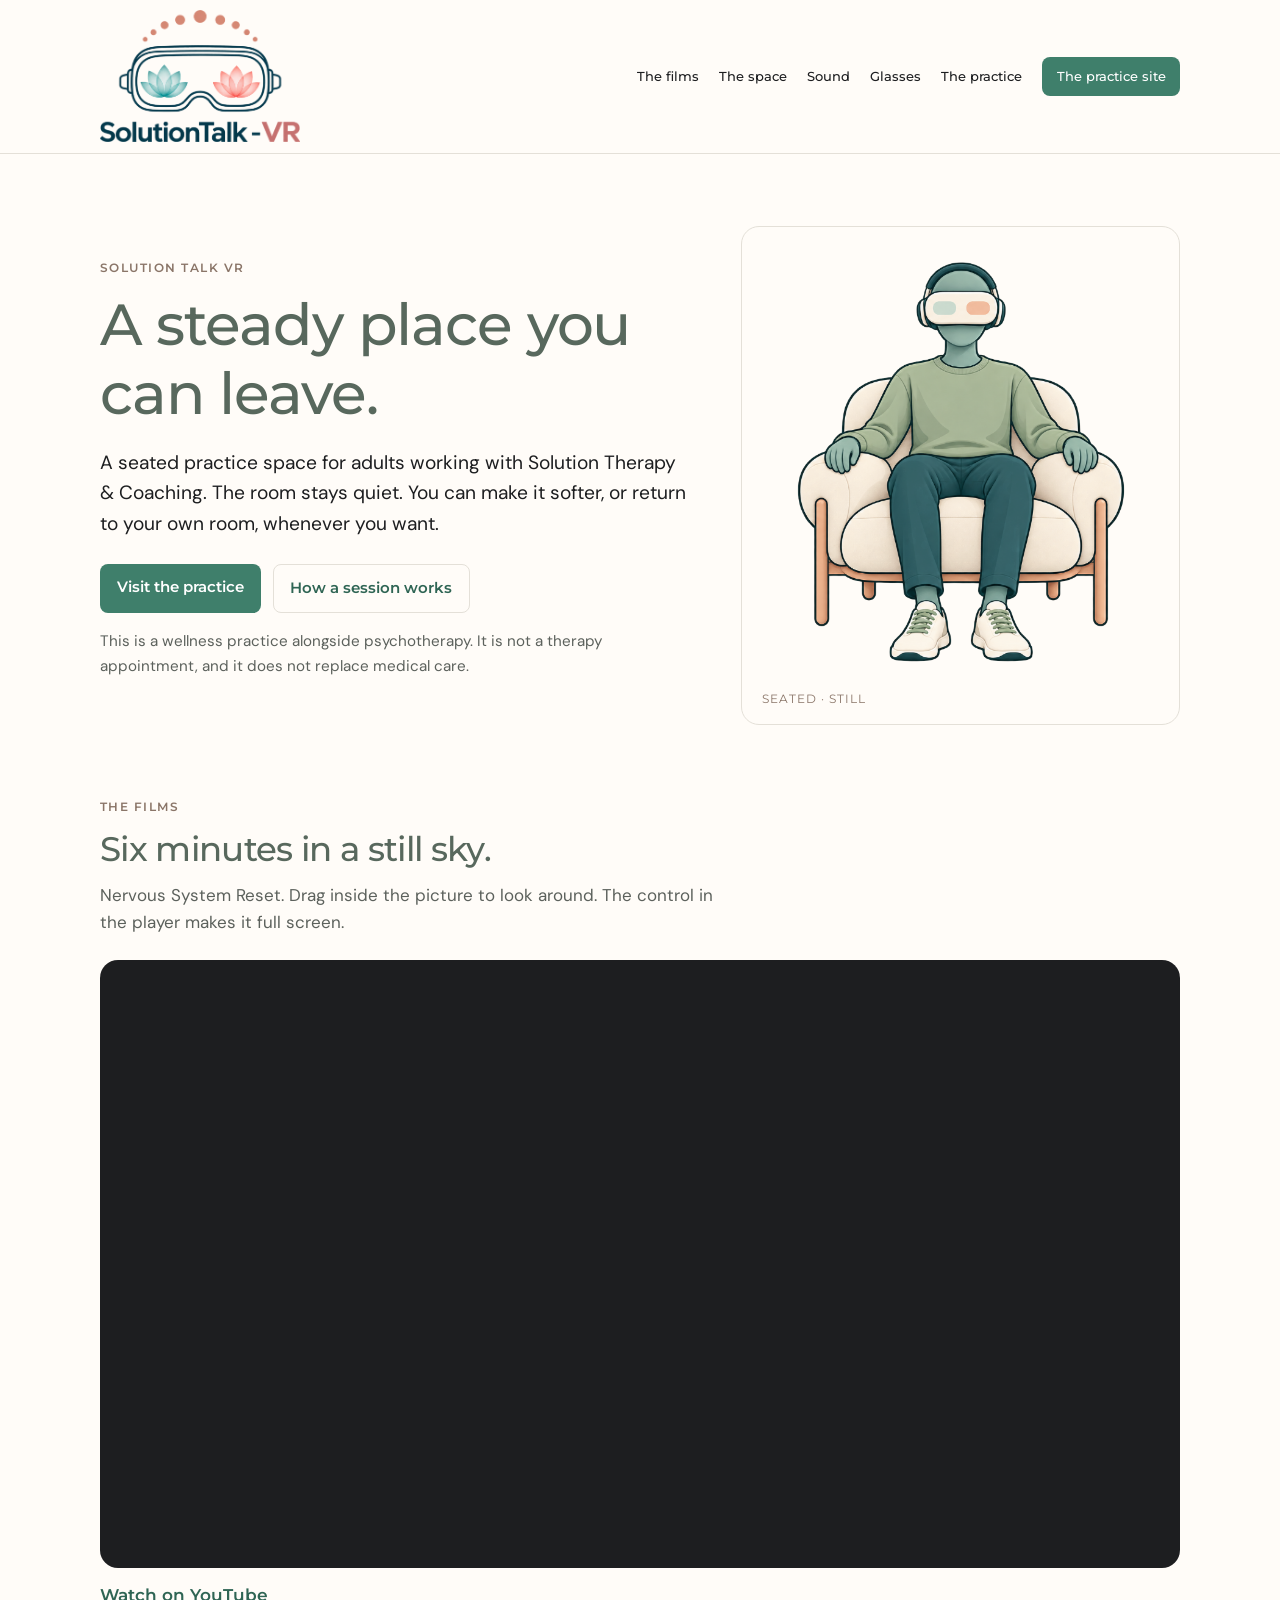
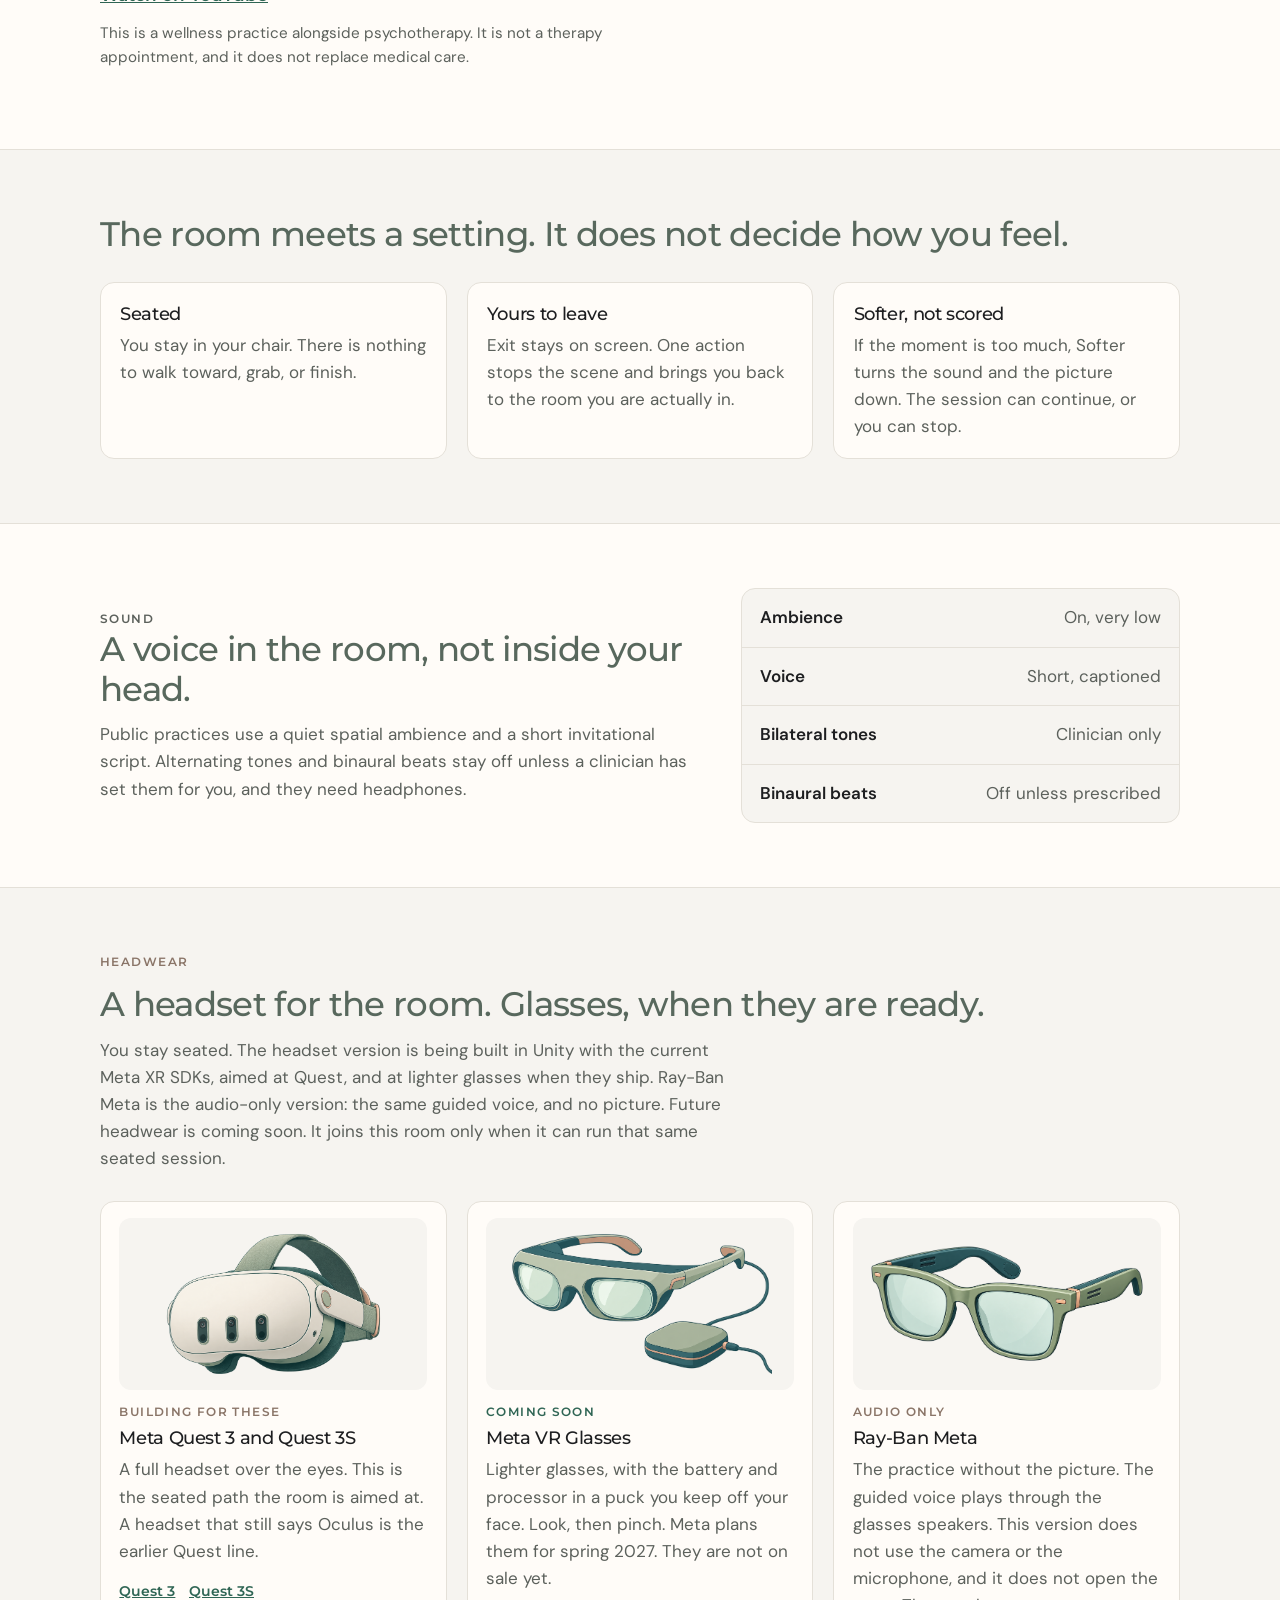
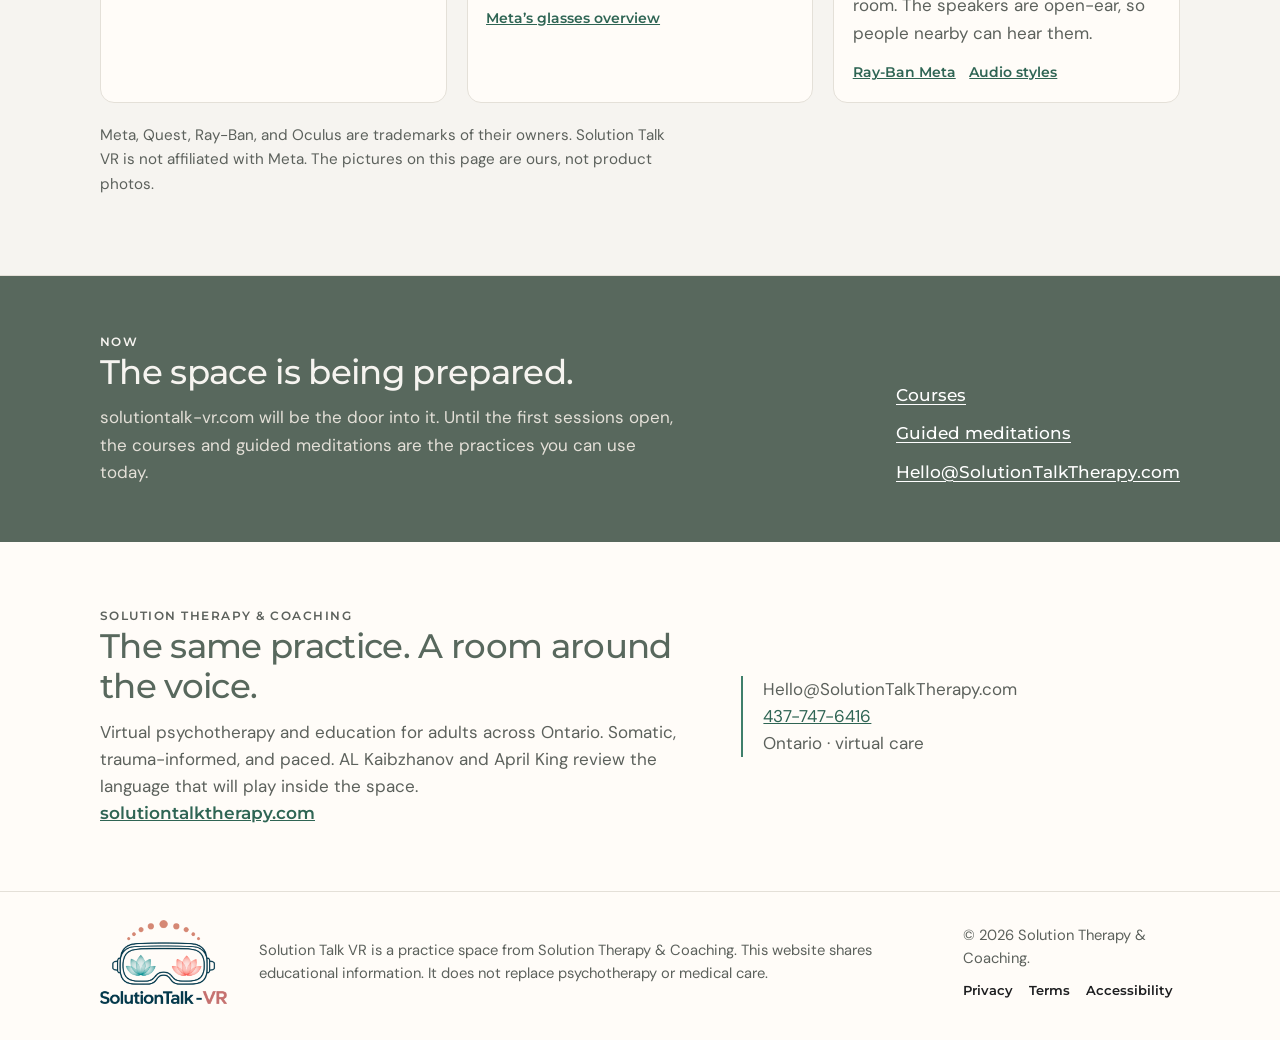
<file: index.html>
<!DOCTYPE html>
<html lang="en">
  <head>
    <meta charset="utf-8" />
    <meta name="viewport" content="width=device-width, initial-scale=1" />
    <title>Solution Talk VR — a seated practice space</title>
    <meta
      name="description"
      content="Solution Talk VR is a seated practice space from Solution Therapy & Coaching. A quiet room you can leave. It does not replace psychotherapy."
    />
    <meta name="theme-color" content="#f6f4f0" />
    <meta name="mobile-web-app-capable" content="yes" />
    <meta name="apple-mobile-web-app-title" content="SolutionTalk VR" />
    <link rel="canonical" href="https://www.solutiontalk-vr.com/" />
    <meta property="og:site_name" content="Solution Talk VR" />
    <meta property="og:type" content="website" />
    <meta property="og:title" content="Solution Talk VR" />
    <meta property="og:description" content="A seated practice space from Solution Therapy & Coaching. A quiet room you can leave. It does not replace psychotherapy." />
    <meta property="og:url" content="https://www.solutiontalk-vr.com/" />
    <meta property="og:image" content="https://www.solutiontalk-vr.com/assets/STVR_share.png" />
    <meta name="twitter:card" content="summary_large_image" />
    <link rel="icon" href="assets/solutiontalk-vr-icon.png?v=2" type="image/png" />
    <link rel="apple-touch-icon" href="assets/STVR_apple-touch-icon.png" />
    <link rel="manifest" href="site.webmanifest" />
    <link rel="preconnect" href="https://fonts.googleapis.com" />
    <link rel="preconnect" href="https://fonts.gstatic.com" crossorigin />
    <link
      href="https://fonts.googleapis.com/css2?family=DM+Sans:ital,opsz,wght@0,9..40,400;0,9..40,500;0,9..40,600;1,9..40,400&family=Montserrat:wght@500;600&display=swap"
      rel="stylesheet"
    />
    <link rel="stylesheet" href="css/site.css?v=9" />
  </head>
  <body>
    <a class="skip" href="#main">Skip to content</a>
    <header class="site-header">
      <div class="wrap header-inner">
        <a class="brand" href="#top" aria-label="SolutionTalk VR, home">
          <img src="assets/solutiontalk-vr-logo.png?v=2" alt="SolutionTalk VR" width="863" height="569" />
        </a>
        <nav class="nav" aria-label="Page">
          <a href="#film">The films</a>
          <a href="#space">The space</a>
          <a href="#sound">Sound</a>
          <a href="#glasses">Glasses</a>
          <a href="#practice">The practice</a>
          <a class="nav-cta" href="https://solutiontalktherapy.com/">The practice site</a>
        </nav>
      </div>
    </header>

    <main id="main">
      <section class="hero" id="top">
        <div class="wrap hero-grid">
          <div>
            <p class="eyebrow">Solution Talk VR</p>
            <h1>A steady place you can leave.</h1>
            <p class="lede">
              A seated practice space for adults working with Solution Therapy
              &amp; Coaching. The room stays quiet. You can make it softer, or
              return to your own room, whenever you want.
            </p>
            <div class="actions">
              <a class="button" href="https://solutiontalktherapy.com/">Visit the practice</a>
              <a class="button button-quiet" href="#space">How a session works</a>
            </div>
            <p class="note">
              This is a wellness practice alongside psychotherapy. It is not a
              therapy appointment, and it does not replace medical care.
            </p>
          </div>
          <figure class="room" aria-hidden="true">
            <img class="room-scene" src="assets/STVR_seated-figure.png?v=2" alt="" width="656" height="718" />
            <figcaption>Seated · still</figcaption>
          </figure>
        </div>
      </section>

      <section class="film" id="film">
        <div class="wrap">
          <p class="eyebrow">The films</p>
          <h2>Six minutes in a still sky.</h2>
          <p class="film-lead">
            Nervous System Reset. Drag inside the picture to look around. The
            control in the player makes it full screen.
          </p>
          <div class="film-frame">
            <iframe
              src="https://www.youtube-nocookie.com/embed/UkL7Z6ns6Og?rel=0"
              title="SolutionTalk VR, Nervous System Reset"
              allow="accelerometer; autoplay; clipboard-write; encrypted-media; gyroscope; picture-in-picture; web-share; fullscreen"
              allowfullscreen
              referrerpolicy="strict-origin-when-cross-origin"
            ></iframe>
          </div>
          <p class="film-links">
            <a href="https://youtu.be/UkL7Z6ns6Og">Watch on YouTube</a>
          </p>
          <p class="note">
            This is a wellness practice alongside psychotherapy. It is not a
            therapy appointment, and it does not replace medical care.
          </p>
        </div>
      </section>

      <section class="band" id="space">
        <div class="wrap">
          <h2>The room meets a setting. It does not decide how you feel.</h2>
          <div class="cards">
            <article>
              <h3>Seated</h3>
              <p>
                You stay in your chair. There is nothing to walk toward, grab,
                or finish.
              </p>
            </article>
            <article>
              <h3>Yours to leave</h3>
              <p>
                Exit stays on screen. One action stops the scene and brings you
                back to the room you are actually in.
              </p>
            </article>
            <article>
              <h3>Softer, not scored</h3>
              <p>
                If the moment is too much, Softer turns the sound and the
                picture down. The session can continue, or you can stop.
              </p>
            </article>
          </div>
        </div>
      </section>

      <section class="split" id="sound">
        <div class="wrap split-grid">
          <div>
            <p class="eyebrow">Sound</p>
            <h2>A voice in the room, not inside your head.</h2>
            <p>
              Public practices use a quiet spatial ambience and a short
              invitational script. Alternating tones and binaural beats stay
              off unless a clinician has set them for you, and they need
              headphones.
            </p>
          </div>
          <ul class="mix">
            <li><span>Ambience</span><span>On, very low</span></li>
            <li><span>Voice</span><span>Short, captioned</span></li>
            <li><span>Bilateral tones</span><span>Clinician only</span></li>
            <li><span>Binaural beats</span><span>Off unless prescribed</span></li>
          </ul>
        </div>
      </section>

      <section class="band" id="glasses">
        <div class="wrap">
          <p class="eyebrow">Headwear</p>
          <h2>A headset for the room. Glasses, when they are ready.</h2>
          <p class="devices-lead">
            You stay seated. The headset version is being built in Unity with
            the current Meta XR SDKs, aimed at Quest, and at lighter glasses
            when they ship. Ray-Ban Meta is the audio-only version: the same
            guided voice, and no picture. Future headwear is coming soon. It
            joins this room only when it can run that same seated session.
          </p>
          <div class="devices">
            <article>
              <figure class="device-art">
                <img src="assets/STVR_wellness-headset.png" alt="Sage wellness headset" width="1373" height="918" />
              </figure>
              <p class="device-status">Building for these</p>
              <h3>Meta Quest 3 and Quest 3S</h3>
              <p>
                A full headset over the eyes. This is the seated path the room
                is aimed at. A headset that still says Oculus is the earlier
                Quest line.
              </p>
              <p class="device-links">
                <a href="https://www.meta.com/quest/quest-3/">Quest 3</a>
                <a href="https://www.meta.com/quest/quest-3s/">Quest 3S</a>
              </p>
            </article>
            <article>
              <figure class="device-art">
                <img src="assets/STVR_vr-glasses.png" alt="Tethered VR glasses with a pocket puck" width="1490" height="833" />
              </figure>
              <p class="device-status device-soon">Coming soon</p>
              <h3>Meta VR Glasses</h3>
              <p>
                Lighter glasses, with the battery and processor in a puck you
                keep off your face. Look, then pinch. Meta plans them for
                spring 2027. They are not on sale yet.
              </p>
              <p class="device-links">
                <a href="https://developers.meta.com/vr/discover/meta-vr-glasses/">Meta’s glasses overview</a>
              </p>
            </article>
            <article>
              <figure class="device-art">
                <img src="assets/STVR_audio-glasses.png" alt="Sage audio glasses" width="1506" height="666" />
              </figure>
              <p class="device-status">Audio only</p>
              <h3>Ray-Ban Meta</h3>
              <p>
                The practice without the picture. The guided voice plays through
                the glasses speakers. This version does not use the camera or
                the microphone, and it does not open the room. The speakers are
                open-ear, so people nearby can hear them.
              </p>
              <p class="device-links">
                <a href="https://www.meta.com/ai-glasses/ray-ban-meta/">Ray-Ban Meta</a>
                <a href="https://www.meta.com/ai-glasses/smart-glasses-styles/">Audio styles</a>
              </p>
            </article>
          </div>
          <p class="note devices-note">
            Meta, Quest, Ray-Ban, and Oculus are trademarks of their owners.
            Solution Talk VR is not affiliated with Meta.             The pictures on this
            page are ours, not product photos.
          </p>
        </div>
      </section>

      <section class="prepare">
        <div class="wrap prepare-inner">
          <div>
            <p class="eyebrow">Now</p>
            <h2>The space is being prepared.</h2>
            <p>
              solutiontalk-vr.com will be the door into it. Until the first
              sessions open, the courses and guided meditations are the
              practices you can use today.
            </p>
          </div>
          <div class="prepare-links">
            <a href="https://solutiontalktherapy.com/courses">Courses</a>
            <a href="https://solutiontalktherapy.com/guided-meditations">Guided meditations</a>
            <a href="mailto:Hello@SolutionTalkTherapy.com">Hello@SolutionTalkTherapy.com</a>
          </div>
        </div>
      </section>

      <section class="practice" id="practice">
        <div class="wrap practice-grid">
          <div>
            <p class="eyebrow">Solution Therapy &amp; Coaching</p>
            <h2>The same practice. A room around the voice.</h2>
            <p>
              Virtual psychotherapy and education for adults across Ontario.
              Somatic, trauma-informed, and paced. AL Kaibzhanov and April King
              review the language that will play inside the space.
            </p>
            <p>
              <a class="text-link" href="https://solutiontalktherapy.com/">solutiontalktherapy.com</a>
            </p>
          </div>
          <address>
            <p>Hello@SolutionTalkTherapy.com</p>
            <p><a href="tel:+14377476416">437-747-6416</a></p>
            <p>Ontario · virtual care</p>
          </address>
        </div>
      </section>
    </main>

    <footer class="site-footer">
      <div class="wrap footer-inner">
        <img class="footer-logo" src="assets/solutiontalk-vr-logo.png?v=2" alt="" width="863" height="569" />
        <p>
          Solution Talk VR is a practice space from Solution Therapy &amp;
          Coaching. This website shares educational information. It does not
          replace psychotherapy or medical care.
        </p>
        <div class="footer-meta">
          <p>© 2026 Solution Therapy &amp; Coaching.</p>
          <nav class="footer-links" aria-label="Policies">
            <a href="privacy.html">Privacy</a>
            <a href="terms.html">Terms</a>
            <a href="accessibility.html">Accessibility</a>
          </nav>
        </div>
      </div>
    </footer>
  </body>
</html>
</file>
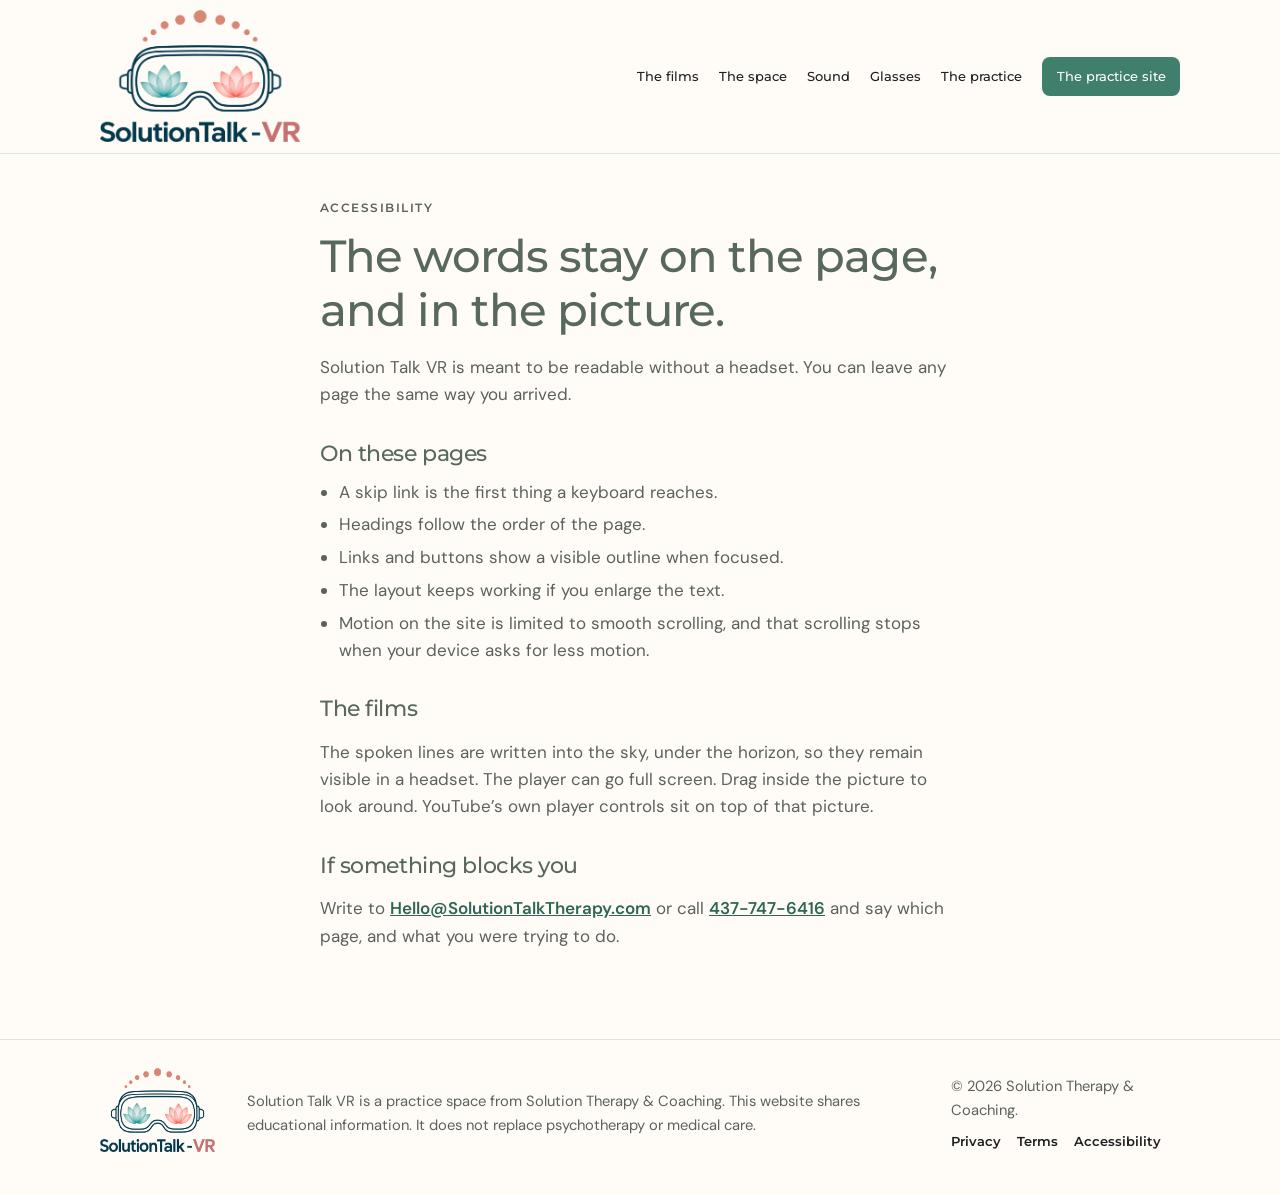
<file: accessibility.html>
<!DOCTYPE html>
<html lang="en">
  <head>
    <meta charset="utf-8" />
    <meta name="viewport" content="width=device-width, initial-scale=1" />
    <title>Accessibility — Solution Talk VR</title>
    <meta
      name="description"
      content="How solutiontalk-vr.com is built to be read, left, and watched with captions in the picture."
    />
    <meta name="theme-color" content="#f6f4f0" />
    <meta name="apple-mobile-web-app-title" content="SolutionTalk VR" />
    <link rel="canonical" href="https://www.solutiontalk-vr.com/accessibility.html" />
    <meta property="og:title" content="Accessibility — Solution Talk VR" />
    <meta property="og:description" content="How solutiontalk-vr.com is built to be read, left, and watched with captions in the picture." />
    <meta property="og:url" content="https://www.solutiontalk-vr.com/accessibility.html" />
    <meta property="og:image" content="https://www.solutiontalk-vr.com/assets/STVR_share.png" />
    <link rel="icon" href="assets/solutiontalk-vr-icon.png?v=2" type="image/png" />
    <link rel="apple-touch-icon" href="assets/STVR_apple-touch-icon.png" />
    <link rel="manifest" href="site.webmanifest" />
    <link rel="preconnect" href="https://fonts.googleapis.com" />
    <link rel="preconnect" href="https://fonts.gstatic.com" crossorigin />
    <link
      href="https://fonts.googleapis.com/css2?family=DM+Sans:ital,opsz,wght@0,9..40,400;0,9..40,500;0,9..40,600;1,9..40,400&family=Montserrat:wght@500;600&display=swap"
      rel="stylesheet"
    />
    <link rel="stylesheet" href="css/site.css?v=9" />
  </head>
  <body>
    <a class="skip" href="#main">Skip to content</a>
    <header class="site-header">
      <div class="wrap header-inner">
        <a class="brand" href="index.html" aria-label="SolutionTalk VR, home">
          <img src="assets/solutiontalk-vr-logo.png?v=2" alt="SolutionTalk VR" width="863" height="569" />
        </a>
        <nav class="nav" aria-label="Page">
          <a href="index.html#film">The films</a>
          <a href="index.html#space">The space</a>
          <a href="index.html#sound">Sound</a>
          <a href="index.html#glasses">Glasses</a>
          <a href="index.html#practice">The practice</a>
          <a class="nav-cta" href="https://solutiontalktherapy.com/">The practice site</a>
        </nav>
      </div>
    </header>

    <main id="main" class="page">
      <div class="wrap prose">
        <p class="eyebrow">Accessibility</p>
        <h1>The words stay on the page, and in the picture.</h1>
        <p>
          Solution Talk VR is meant to be readable without a headset. You can
          leave any page the same way you arrived.
        </p>

        <h2>On these pages</h2>
        <ul>
          <li>A skip link is the first thing a keyboard reaches.</li>
          <li>Headings follow the order of the page.</li>
          <li>Links and buttons show a visible outline when focused.</li>
          <li>The layout keeps working if you enlarge the text.</li>
          <li>Motion on the site is limited to smooth scrolling, and that scrolling stops when your device asks for less motion.</li>
        </ul>

        <h2>The films</h2>
        <p>
          The spoken lines are written into the sky, under the horizon, so
          they remain visible in a headset. The player can go full screen.
          Drag inside the picture to look around. YouTube’s own player
          controls sit on top of that picture.
        </p>

        <h2>If something blocks you</h2>
        <p>
          Write to
          <a href="mailto:Hello@SolutionTalkTherapy.com">Hello@SolutionTalkTherapy.com</a>
          or call <a href="tel:+14377476416">437-747-6416</a> and say which
          page, and what you were trying to do.
        </p>
      </div>
    </main>

    <footer class="site-footer">
      <div class="wrap footer-inner">
        <a href="index.html" aria-label="SolutionTalk VR, home">
          <img class="footer-logo" src="assets/solutiontalk-vr-logo.png?v=2" alt="" width="863" height="569" />
        </a>
        <p>
          Solution Talk VR is a practice space from Solution Therapy &amp;
          Coaching. This website shares educational information. It does not
          replace psychotherapy or medical care.
        </p>
        <div class="footer-meta">
          <p>© 2026 Solution Therapy &amp; Coaching.</p>
          <nav class="footer-links" aria-label="Policies">
            <a href="privacy.html">Privacy</a>
            <a href="terms.html">Terms</a>
            <a href="accessibility.html">Accessibility</a>
          </nav>
        </div>
      </div>
    </footer>
  </body>
</html>
</file>
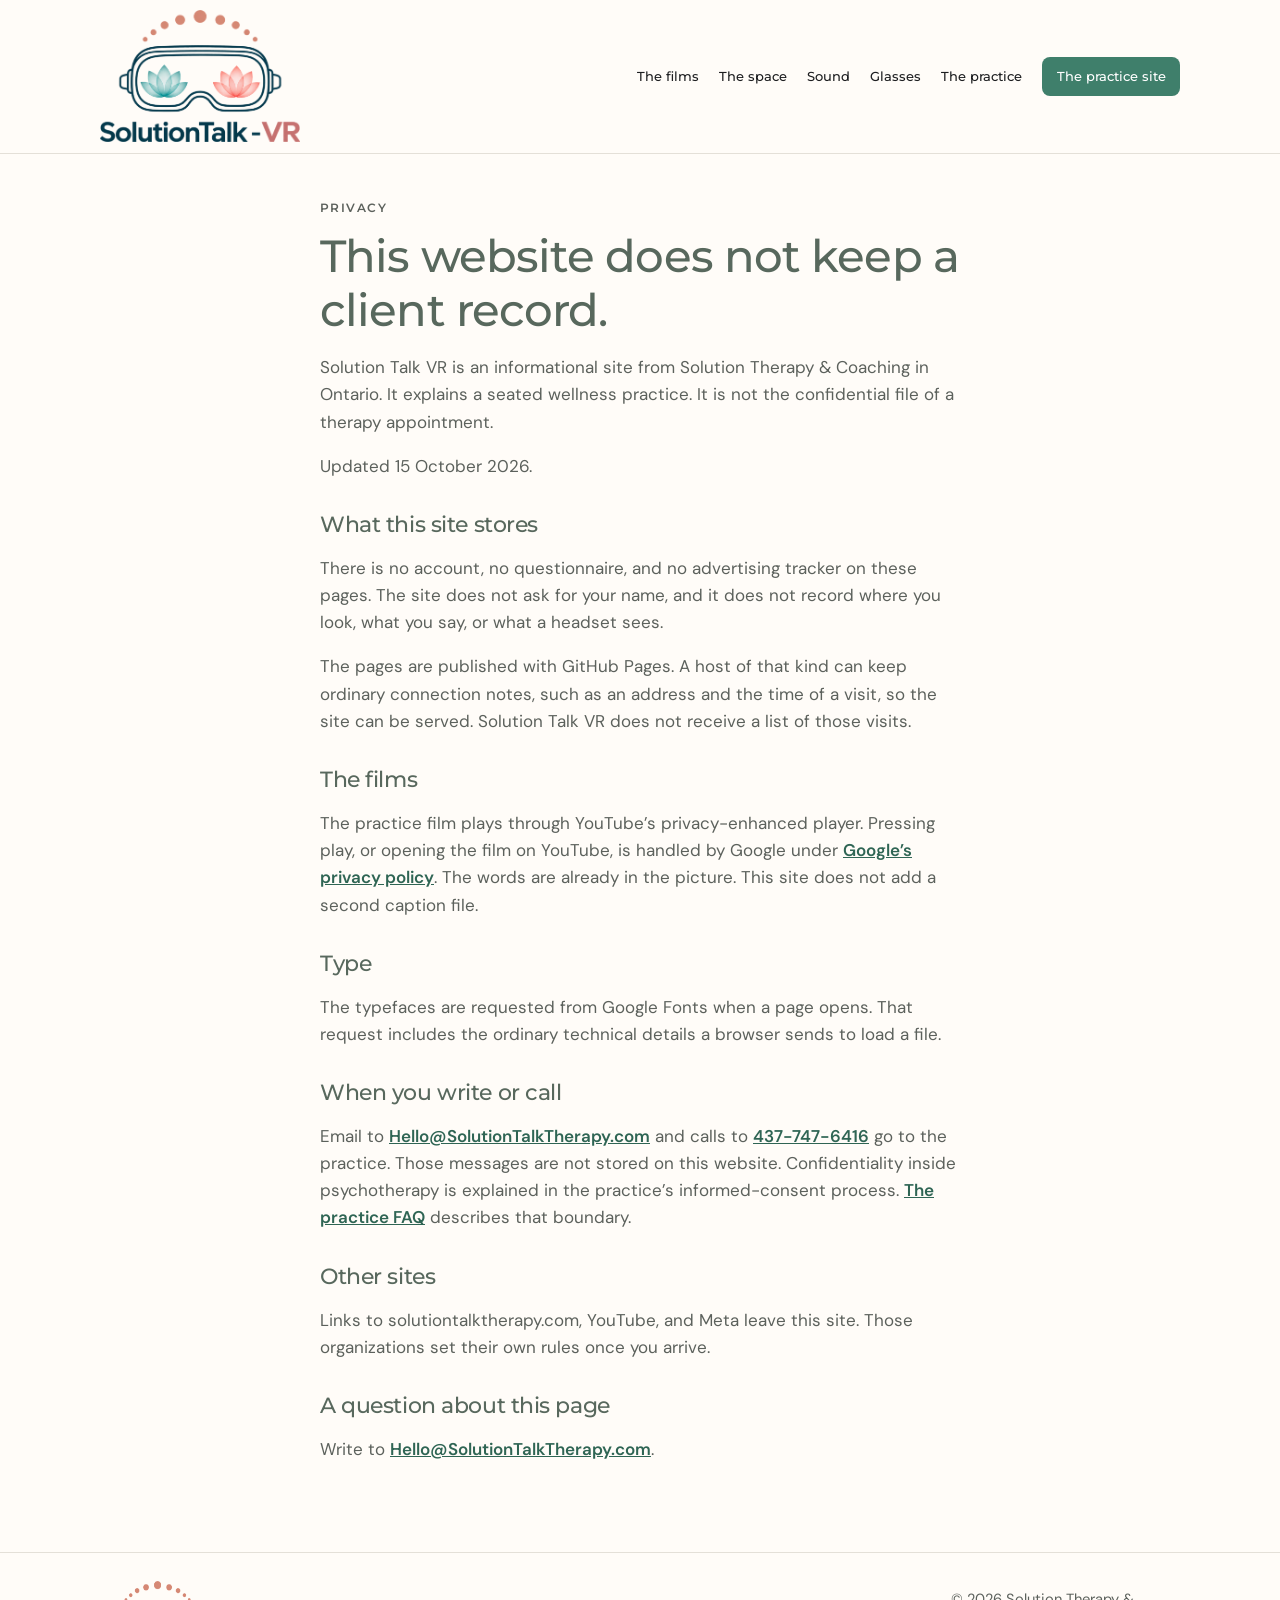
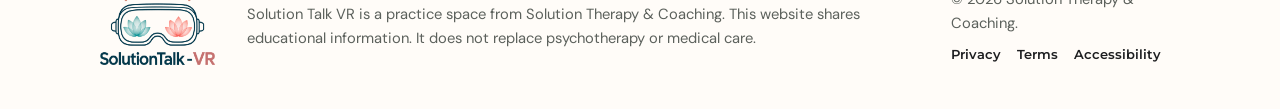
<file: privacy.html>
<!DOCTYPE html>
<html lang="en">
  <head>
    <meta charset="utf-8" />
    <meta name="viewport" content="width=device-width, initial-scale=1" />
    <title>Privacy — Solution Talk VR</title>
    <meta
      name="description"
      content="What solutiontalk-vr.com collects, and what it does not. This website is not a confidential therapy record."
    />
    <meta name="theme-color" content="#f6f4f0" />
    <meta name="apple-mobile-web-app-title" content="SolutionTalk VR" />
    <link rel="canonical" href="https://www.solutiontalk-vr.com/privacy.html" />
    <meta property="og:title" content="Privacy — Solution Talk VR" />
    <meta property="og:description" content="What solutiontalk-vr.com collects, and what it does not. This website is not a confidential therapy record." />
    <meta property="og:url" content="https://www.solutiontalk-vr.com/privacy.html" />
    <meta property="og:image" content="https://www.solutiontalk-vr.com/assets/STVR_share.png" />
    <link rel="icon" href="assets/solutiontalk-vr-icon.png?v=2" type="image/png" />
    <link rel="apple-touch-icon" href="assets/STVR_apple-touch-icon.png" />
    <link rel="manifest" href="site.webmanifest" />
    <link rel="preconnect" href="https://fonts.googleapis.com" />
    <link rel="preconnect" href="https://fonts.gstatic.com" crossorigin />
    <link
      href="https://fonts.googleapis.com/css2?family=DM+Sans:ital,opsz,wght@0,9..40,400;0,9..40,500;0,9..40,600;1,9..40,400&family=Montserrat:wght@500;600&display=swap"
      rel="stylesheet"
    />
    <link rel="stylesheet" href="css/site.css?v=9" />
  </head>
  <body>
    <a class="skip" href="#main">Skip to content</a>
    <header class="site-header">
      <div class="wrap header-inner">
        <a class="brand" href="index.html" aria-label="SolutionTalk VR, home">
          <img src="assets/solutiontalk-vr-logo.png?v=2" alt="SolutionTalk VR" width="863" height="569" />
        </a>
        <nav class="nav" aria-label="Page">
          <a href="index.html#film">The films</a>
          <a href="index.html#space">The space</a>
          <a href="index.html#sound">Sound</a>
          <a href="index.html#glasses">Glasses</a>
          <a href="index.html#practice">The practice</a>
          <a class="nav-cta" href="https://solutiontalktherapy.com/">The practice site</a>
        </nav>
      </div>
    </header>

    <main id="main" class="page">
      <div class="wrap prose">
        <p class="eyebrow">Privacy</p>
        <h1>This website does not keep a client record.</h1>
        <p>
          Solution Talk VR is an informational site from Solution Therapy
          &amp; Coaching in Ontario. It explains a seated wellness practice. It
          is not the confidential file of a therapy appointment.
        </p>
        <p>Updated 15 October 2026.</p>

        <h2>What this site stores</h2>
        <p>
          There is no account, no questionnaire, and no advertising tracker on
          these pages. The site does not ask for your name, and it does not
          record where you look, what you say, or what a headset sees.
        </p>
        <p>
          The pages are published with GitHub Pages. A host of that kind can
          keep ordinary connection notes, such as an address and the time of a
          visit, so the site can be served. Solution Talk VR does not receive
          a list of those visits.
        </p>

        <h2>The films</h2>
        <p>
          The practice film plays through YouTube’s privacy-enhanced player.
          Pressing play, or opening the film on YouTube, is handled by Google
          under
          <a href="https://policies.google.com/privacy">Google’s privacy policy</a>.
          The words are already in the picture. This site does not add a second
          caption file.
        </p>

        <h2>Type</h2>
        <p>
          The typefaces are requested from Google Fonts when a page opens.
          That request includes the ordinary technical details a browser sends
          to load a file.
        </p>

        <h2>When you write or call</h2>
        <p>
          Email to
          <a href="mailto:Hello@SolutionTalkTherapy.com">Hello@SolutionTalkTherapy.com</a>
          and calls to
          <a href="tel:+14377476416">437-747-6416</a>
          go to the practice. Those messages are not stored on this website.
          Confidentiality inside psychotherapy is explained in the practice’s
          informed-consent process.
          <a href="https://solutiontalktherapy.com/faq">The practice FAQ</a>
          describes that boundary.
        </p>

        <h2>Other sites</h2>
        <p>
          Links to solutiontalktherapy.com, YouTube, and Meta leave this site.
          Those organizations set their own rules once you arrive.
        </p>

        <h2>A question about this page</h2>
        <p>
          Write to
          <a href="mailto:Hello@SolutionTalkTherapy.com">Hello@SolutionTalkTherapy.com</a>.
        </p>
      </div>
    </main>

    <footer class="site-footer">
      <div class="wrap footer-inner">
        <a href="index.html" aria-label="SolutionTalk VR, home">
          <img class="footer-logo" src="assets/solutiontalk-vr-logo.png?v=2" alt="" width="863" height="569" />
        </a>
        <p>
          Solution Talk VR is a practice space from Solution Therapy &amp;
          Coaching. This website shares educational information. It does not
          replace psychotherapy or medical care.
        </p>
        <div class="footer-meta">
          <p>© 2026 Solution Therapy &amp; Coaching.</p>
          <nav class="footer-links" aria-label="Policies">
            <a href="privacy.html">Privacy</a>
            <a href="terms.html">Terms</a>
            <a href="accessibility.html">Accessibility</a>
          </nav>
        </div>
      </div>
    </footer>
  </body>
</html>
</file>
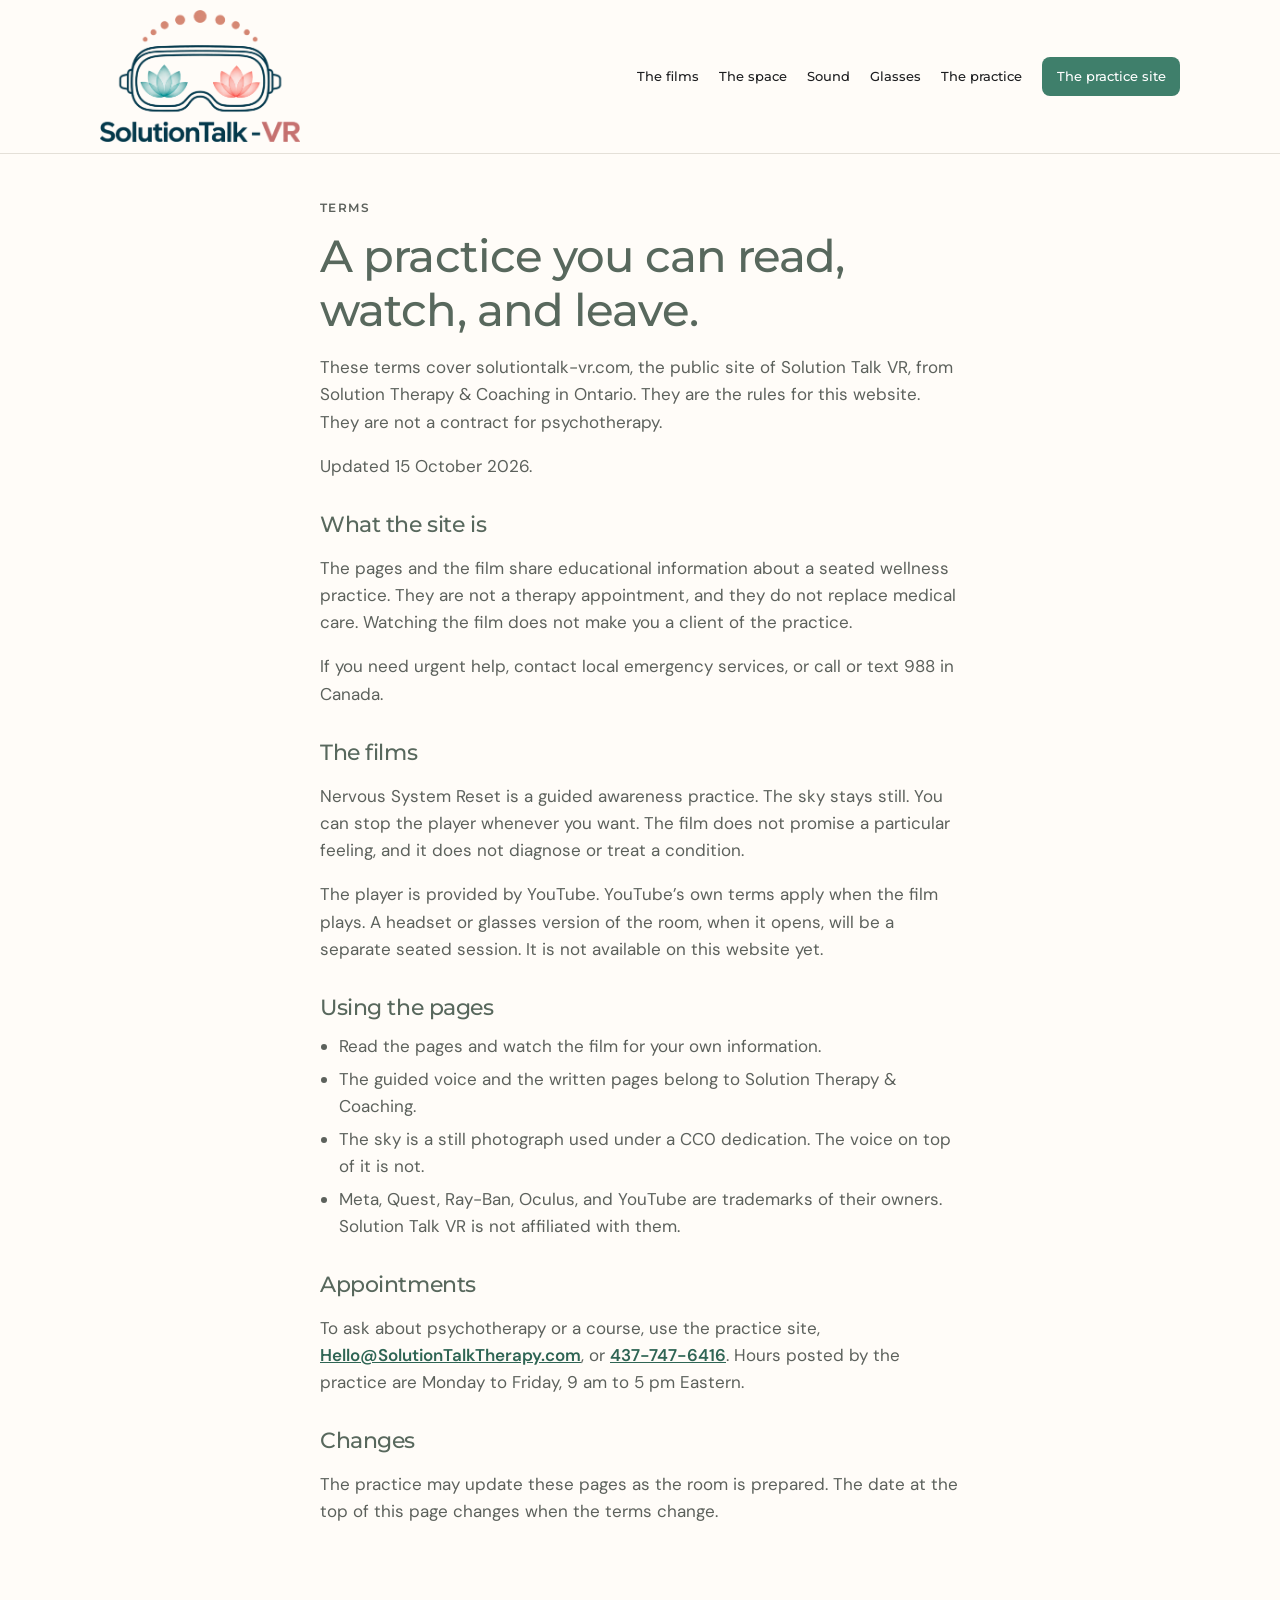
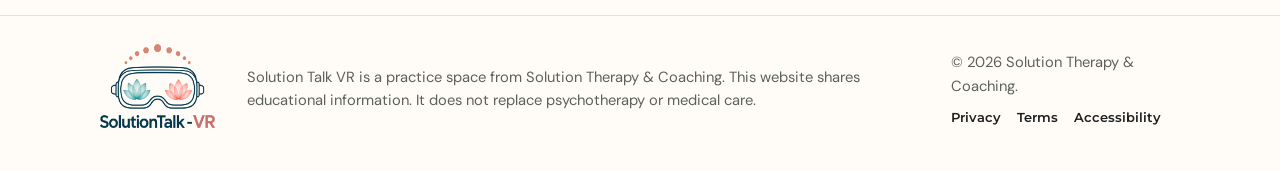
<file: terms.html>
<!DOCTYPE html>
<html lang="en">
  <head>
    <meta charset="utf-8" />
    <meta name="viewport" content="width=device-width, initial-scale=1" />
    <title>Terms — Solution Talk VR</title>
    <meta
      name="description"
      content="How to use solutiontalk-vr.com. The site and the film are a wellness practice. They are not a therapy appointment."
    />
    <meta name="theme-color" content="#f6f4f0" />
    <meta name="apple-mobile-web-app-title" content="SolutionTalk VR" />
    <link rel="canonical" href="https://www.solutiontalk-vr.com/terms.html" />
    <meta property="og:title" content="Terms — Solution Talk VR" />
    <meta property="og:description" content="How to use solutiontalk-vr.com. The site and the film are a wellness practice. They are not a therapy appointment." />
    <meta property="og:url" content="https://www.solutiontalk-vr.com/terms.html" />
    <meta property="og:image" content="https://www.solutiontalk-vr.com/assets/STVR_share.png" />
    <link rel="icon" href="assets/solutiontalk-vr-icon.png?v=2" type="image/png" />
    <link rel="apple-touch-icon" href="assets/STVR_apple-touch-icon.png" />
    <link rel="manifest" href="site.webmanifest" />
    <link rel="preconnect" href="https://fonts.googleapis.com" />
    <link rel="preconnect" href="https://fonts.gstatic.com" crossorigin />
    <link
      href="https://fonts.googleapis.com/css2?family=DM+Sans:ital,opsz,wght@0,9..40,400;0,9..40,500;0,9..40,600;1,9..40,400&family=Montserrat:wght@500;600&display=swap"
      rel="stylesheet"
    />
    <link rel="stylesheet" href="css/site.css?v=9" />
  </head>
  <body>
    <a class="skip" href="#main">Skip to content</a>
    <header class="site-header">
      <div class="wrap header-inner">
        <a class="brand" href="index.html" aria-label="SolutionTalk VR, home">
          <img src="assets/solutiontalk-vr-logo.png?v=2" alt="SolutionTalk VR" width="863" height="569" />
        </a>
        <nav class="nav" aria-label="Page">
          <a href="index.html#film">The films</a>
          <a href="index.html#space">The space</a>
          <a href="index.html#sound">Sound</a>
          <a href="index.html#glasses">Glasses</a>
          <a href="index.html#practice">The practice</a>
          <a class="nav-cta" href="https://solutiontalktherapy.com/">The practice site</a>
        </nav>
      </div>
    </header>

    <main id="main" class="page">
      <div class="wrap prose">
        <p class="eyebrow">Terms</p>
        <h1>A practice you can read, watch, and leave.</h1>
        <p>
          These terms cover solutiontalk-vr.com, the public site of Solution
          Talk VR, from Solution Therapy &amp; Coaching in Ontario. They are
          the rules for this website. They are not a contract for
          psychotherapy.
        </p>
        <p>Updated 15 October 2026.</p>

        <h2>What the site is</h2>
        <p>
          The pages and the film share educational information about a seated
          wellness practice. They are not a therapy appointment, and they do
          not replace medical care. Watching the film does not make you a
          client of the practice.
        </p>
        <p>
          If you need urgent help, contact local emergency services, or call
          or text 988 in Canada.
        </p>

        <h2>The films</h2>
        <p>
          Nervous System Reset is a guided awareness practice. The sky stays
          still. You can stop the player whenever you want. The film does not
          promise a particular feeling, and it does not diagnose or treat a
          condition.
        </p>
        <p>
          The player is provided by YouTube. YouTube’s own terms apply when
          the film plays. A headset or glasses version of the room, when it
          opens, will be a separate seated session. It is not available on
          this website yet.
        </p>

        <h2>Using the pages</h2>
        <ul>
          <li>Read the pages and watch the film for your own information.</li>
          <li>The guided voice and the written pages belong to Solution Therapy &amp; Coaching.</li>
          <li>The sky is a still photograph used under a CC0 dedication. The voice on top of it is not.</li>
          <li>Meta, Quest, Ray-Ban, Oculus, and YouTube are trademarks of their owners. Solution Talk VR is not affiliated with them.</li>
        </ul>

        <h2>Appointments</h2>
        <p>
          To ask about psychotherapy or a course, use the practice site,
          <a href="mailto:Hello@SolutionTalkTherapy.com">Hello@SolutionTalkTherapy.com</a>,
          or <a href="tel:+14377476416">437-747-6416</a>. Hours posted by the
          practice are Monday to Friday, 9 am to 5 pm Eastern.
        </p>

        <h2>Changes</h2>
        <p>
          The practice may update these pages as the room is prepared. The
          date at the top of this page changes when the terms change.
        </p>
      </div>
    </main>

    <footer class="site-footer">
      <div class="wrap footer-inner">
        <a href="index.html" aria-label="SolutionTalk VR, home">
          <img class="footer-logo" src="assets/solutiontalk-vr-logo.png?v=2" alt="" width="863" height="569" />
        </a>
        <p>
          Solution Talk VR is a practice space from Solution Therapy &amp;
          Coaching. This website shares educational information. It does not
          replace psychotherapy or medical care.
        </p>
        <div class="footer-meta">
          <p>© 2026 Solution Therapy &amp; Coaching.</p>
          <nav class="footer-links" aria-label="Policies">
            <a href="privacy.html">Privacy</a>
            <a href="terms.html">Terms</a>
            <a href="accessibility.html">Accessibility</a>
          </nav>
        </div>
      </div>
    </footer>
  </body>
</html>
</file>
<file: css/site.css>
:root {
  --green: #3f7f6b;
  --green-dark: #2f6554;
  --sage: #58685d;
  --ink: #1d1e20;
  --muted: #5c615c;
  --cream: #f6f4f0;
  --paper: #fffcf8;
  --line: #e4e0d8;
  --taupe: #8a7568;
  --header: 4.5rem;
  color-scheme: light;
}

* {
  box-sizing: border-box;
}

html {
  scroll-behavior: smooth;
}

body {
  margin: 0;
  background: var(--paper);
  color: var(--ink);
  font-family: "DM Sans", sans-serif;
  font-size: 1.0625rem;
  line-height: 1.6;
}

img {
  max-width: 100%;
  height: auto;
}

a {
  color: var(--green-dark);
}

a:hover {
  color: var(--green);
}

.skip {
  position: absolute;
  left: 1rem;
  top: -3rem;
  background: var(--ink);
  color: white;
  padding: 0.5rem 0.75rem;
  z-index: 10;
}

.skip:focus {
  top: 0.75rem;
}

.wrap {
  width: min(1080px, calc(100% - 2.5rem));
  margin-inline: auto;
}

.site-header {
  position: sticky;
  top: 0;
  z-index: 5;
  background: #fffcf8;
  border-bottom: 1px solid var(--line);
}

.header-inner {
  min-height: var(--header);
  display: flex;
  align-items: center;
  justify-content: space-between;
  gap: 1.5rem;
  padding: 0.65rem 0;
}

.brand {
  display: flex;
  align-items: center;
  gap: 0.75rem;
  text-decoration: none;
  color: inherit;
}

.brand img {
  height: 132px;
  width: auto;
}

.nav {
  display: flex;
  align-items: center;
  gap: 1.25rem;
  font-family: Montserrat, sans-serif;
  font-size: 0.82rem;
  font-weight: 500;
}

.nav a {
  color: var(--ink);
  text-decoration: none;
}

.nav a:hover {
  color: var(--green-dark);
}

.nav-cta {
  background: var(--green);
  color: white !important;
  border-radius: 8px;
  padding: 0.55rem 0.9rem;
}

.nav-cta:hover {
  background: var(--green-dark);
}

.hero,
#film,
#space,
#sound,
#glasses,
#practice {
  scroll-margin-top: 11rem;
}

.hero {
  padding: 4.5rem 0 3.5rem;
}

.hero-grid,
.split-grid,
.practice-grid {
  display: grid;
  grid-template-columns: 1.15fr 0.85fr;
  gap: 3rem;
  align-items: center;
}

.eyebrow {
  margin: 0 0 0.75rem;
  font-family: Montserrat, sans-serif;
  font-size: 0.78rem;
  font-weight: 600;
  letter-spacing: 0.12em;
  text-transform: uppercase;
  color: var(--taupe);
}

h1,
h2,
h3 {
  font-family: Montserrat, sans-serif;
  font-weight: 500;
  letter-spacing: -0.02em;
  line-height: 1.2;
}

h1 {
  margin: 0 0 1rem;
  font-size: clamp(2.4rem, 5vw, 3.6rem);
  color: var(--sage);
}

h2 {
  margin: 0 0 0.75rem;
  font-size: clamp(1.6rem, 3vw, 2.1rem);
  color: var(--sage);
}

h3 {
  margin: 0 0 0.4rem;
  font-size: 1.15rem;
  color: var(--ink);
}

.lede {
  font-size: 1.2rem;
  max-width: 38rem;
  color: var(--ink);
}

.actions {
  display: flex;
  flex-wrap: wrap;
  gap: 0.75rem;
  margin: 1.5rem 0 1rem;
}

.button {
  display: inline-block;
  background: var(--green);
  color: white;
  text-decoration: none;
  border-radius: 8px;
  padding: 0.75rem 1.05rem;
  font-family: Montserrat, sans-serif;
  font-size: 0.92rem;
  font-weight: 600;
}

.button:hover {
  background: var(--green-dark);
  color: white;
}

.button-quiet {
  background: transparent;
  color: var(--green-dark);
  border: 1px solid var(--line);
}

.button-quiet:hover {
  background: var(--cream);
  color: var(--green-dark);
}

.note {
  max-width: 36rem;
  color: var(--muted);
  font-size: 0.95rem;
}

.room {
  margin: 0;
  background: #fffcf8;
  border: 1px solid var(--line);
  border-radius: 18px;
  position: relative;
  overflow: hidden;
}

.room-scene {
  display: block;
  width: 100%;
  height: auto;
  padding: 1.15rem 1.15rem 2.6rem;
}

.room figcaption {
  position: absolute;
  left: 1.25rem;
  bottom: 1rem;
  font-family: Montserrat, sans-serif;
  font-size: 0.75rem;
  letter-spacing: 0.08em;
  text-transform: uppercase;
  color: var(--taupe);
}

.film {
  padding: 1rem 0 4rem;
}

.film-lead {
  max-width: 40rem;
  color: var(--muted);
  margin: 0.75rem 0 0;
}

.film-frame {
  margin-top: 1.5rem;
  position: relative;
  aspect-ratio: 16 / 9;
  background: #1d1e20;
  border-radius: 18px;
  overflow: hidden;
}

.film-frame iframe {
  position: absolute;
  inset: 0;
  width: 100%;
  height: 100%;
  border: 0;
}

.film-links {
  margin: 0.9rem 0 0;
  font-family: Montserrat, sans-serif;
  font-weight: 600;
}

.film .note {
  margin-top: 0.75rem;
}

.band {
  background: var(--cream);
  padding: 4rem 0;
  border-block: 1px solid var(--line);
}

.cards {
  display: grid;
  grid-template-columns: repeat(3, 1fr);
  gap: 1.25rem;
  margin-top: 1.75rem;
}

.cards article {
  background: var(--paper);
  border: 1px solid var(--line);
  border-radius: 14px;
  padding: 1.25rem 1.2rem 1.1rem;
}

.cards p,
.split p,
.practice p,
.prepare p,
.devices p,
.devices-lead {
  color: var(--muted);
  margin: 0;
}

.devices-lead {
  max-width: 40rem;
  margin-top: 0.75rem;
}

.devices {
  display: grid;
  grid-template-columns: repeat(3, 1fr);
  gap: 1.25rem;
  margin-top: 1.75rem;
}

.devices article {
  background: var(--paper);
  border: 1px solid var(--line);
  border-radius: 14px;
  padding: 1rem 1.15rem 1.15rem;
}

.device-art {
  margin: 0 0 0.85rem;
  background: var(--cream);
  border-radius: 12px;
  min-height: 168px;
  display: grid;
  place-items: center;
  padding: 0.75rem;
}

.device-art img {
  width: min(100%, 280px);
  height: 148px;
  object-fit: contain;
}

.devices .device-status {
  margin: 0 0 0.35rem;
  font-family: Montserrat, sans-serif;
  font-size: 0.72rem;
  font-weight: 600;
  letter-spacing: 0.12em;
  text-transform: uppercase;
  color: var(--taupe);
}

.devices .device-soon {
  color: var(--green-dark);
}

.devices h3 {
  margin-bottom: 0.45rem;
}

.devices .device-links {
  display: flex;
  flex-wrap: wrap;
  gap: 0.85rem;
  margin-top: 0.9rem;
  font-family: Montserrat, sans-serif;
  font-size: 0.88rem;
  font-weight: 600;
}

.devices-note {
  margin-top: 1.25rem;
}

.split,
.practice {
  padding: 4rem 0;
}

.mix {
  list-style: none;
  margin: 0;
  padding: 0;
  border: 1px solid var(--line);
  border-radius: 14px;
  background: var(--cream);
}

.mix li {
  display: flex;
  justify-content: space-between;
  gap: 1rem;
  padding: 0.95rem 1.1rem;
  border-bottom: 1px solid var(--line);
}

.mix li:last-child {
  border-bottom: 0;
}

.mix span:first-child {
  font-weight: 600;
}

.mix span:last-child {
  color: var(--muted);
  text-align: right;
}

.prepare {
  background: var(--sage);
  color: #f6f4f0;
  padding: 3.5rem 0;
}

.prepare h2,
.prepare .eyebrow {
  color: #f6f4f0;
}

.prepare p {
  color: #e4e0d8;
  max-width: 36rem;
}

.prepare-inner {
  display: flex;
  justify-content: space-between;
  gap: 2rem;
  align-items: end;
}

.prepare-links {
  display: flex;
  flex-direction: column;
  gap: 0.7rem;
  min-width: 16rem;
}

.prepare-links a {
  color: white;
  font-family: Montserrat, sans-serif;
  font-weight: 500;
  text-underline-offset: 0.2em;
}

.text-link {
  font-family: Montserrat, sans-serif;
  font-weight: 600;
}

address {
  font-style: normal;
  border-left: 2px solid var(--green);
  padding-left: 1.25rem;
}

address p {
  margin: 0 0 0.4rem;
  color: var(--ink);
}

.site-footer {
  border-top: 1px solid var(--line);
  padding: 1.75rem 0 2.25rem;
  color: var(--muted);
  font-size: 0.92rem;
}

.footer-logo {
  height: 84px;
  width: auto;
}

.footer-inner {
  display: flex;
  align-items: center;
  justify-content: space-between;
  gap: 2rem;
}

.footer-inner p {
  margin: 0;
  max-width: 42rem;
}

.footer-links {
  display: flex;
  flex-wrap: wrap;
  gap: 0.45rem 1rem;
  margin-top: 0.55rem;
}

.footer-links a {
  color: var(--ink);
  font-family: Montserrat, sans-serif;
  font-size: 0.82rem;
  font-weight: 600;
  text-decoration: none;
}

.footer-links a:hover {
  color: var(--green-dark);
}

.page {
  padding: 2.75rem 0 4.5rem;
}

.page h1 {
  font-size: clamp(2rem, 4vw, 2.8rem);
}

.prose {
  max-width: 40rem;
}

.prose h2 {
  margin-top: 2rem;
  font-size: 1.35rem;
}

.prose p,
.prose li {
  color: var(--muted);
}

.prose ul {
  margin: 0.6rem 0 0;
  padding-left: 1.2rem;
}

.prose li + li {
  margin-top: 0.35rem;
}

.prose a {
  font-weight: 600;
}

.missing {
  padding: 3rem 0 4.5rem;
}

.missing h1 {
  font-size: clamp(2.2rem, 5vw, 3.4rem);
}

:focus-visible {
  outline: 2px solid var(--green);
  outline-offset: 3px;
}

@media (max-width: 800px) {
  .header-inner {
    gap: 0.75rem;
    flex-wrap: nowrap;
  }

  .brand {
    min-width: 0;
  }

  .nav {
    flex: 0 0 auto;
  }

  .hero-grid,
  .split-grid,
  .practice-grid,
  .prepare-inner,
  .footer-inner,
  .cards,
  .devices {
    display: block;
  }

  .nav a:not(.nav-cta) {
    display: none;
  }

  .brand img {
    height: 72px;
    max-width: 100%;
  }

  .footer-logo {
    height: 72px;
    margin-bottom: 1rem;
  }

  .hero,
  .band,
  .split,
  .practice {
    padding: 2.5rem 0;
  }

  .film {
    padding: 0.5rem 0 2.5rem;
  }

  .room {
    margin-top: 2rem;
    min-height: 240px;
  }

  .cards article,
  .devices article {
    margin-top: 0.75rem;
  }

  .prepare-links {
    margin-top: 1.5rem;
  }

  .footer-inner p + p,
  .footer-meta {
    margin-top: 0.75rem;
  }
}

@media (prefers-reduced-motion: reduce) {
  html {
    scroll-behavior: auto;
  }
}
</file>
